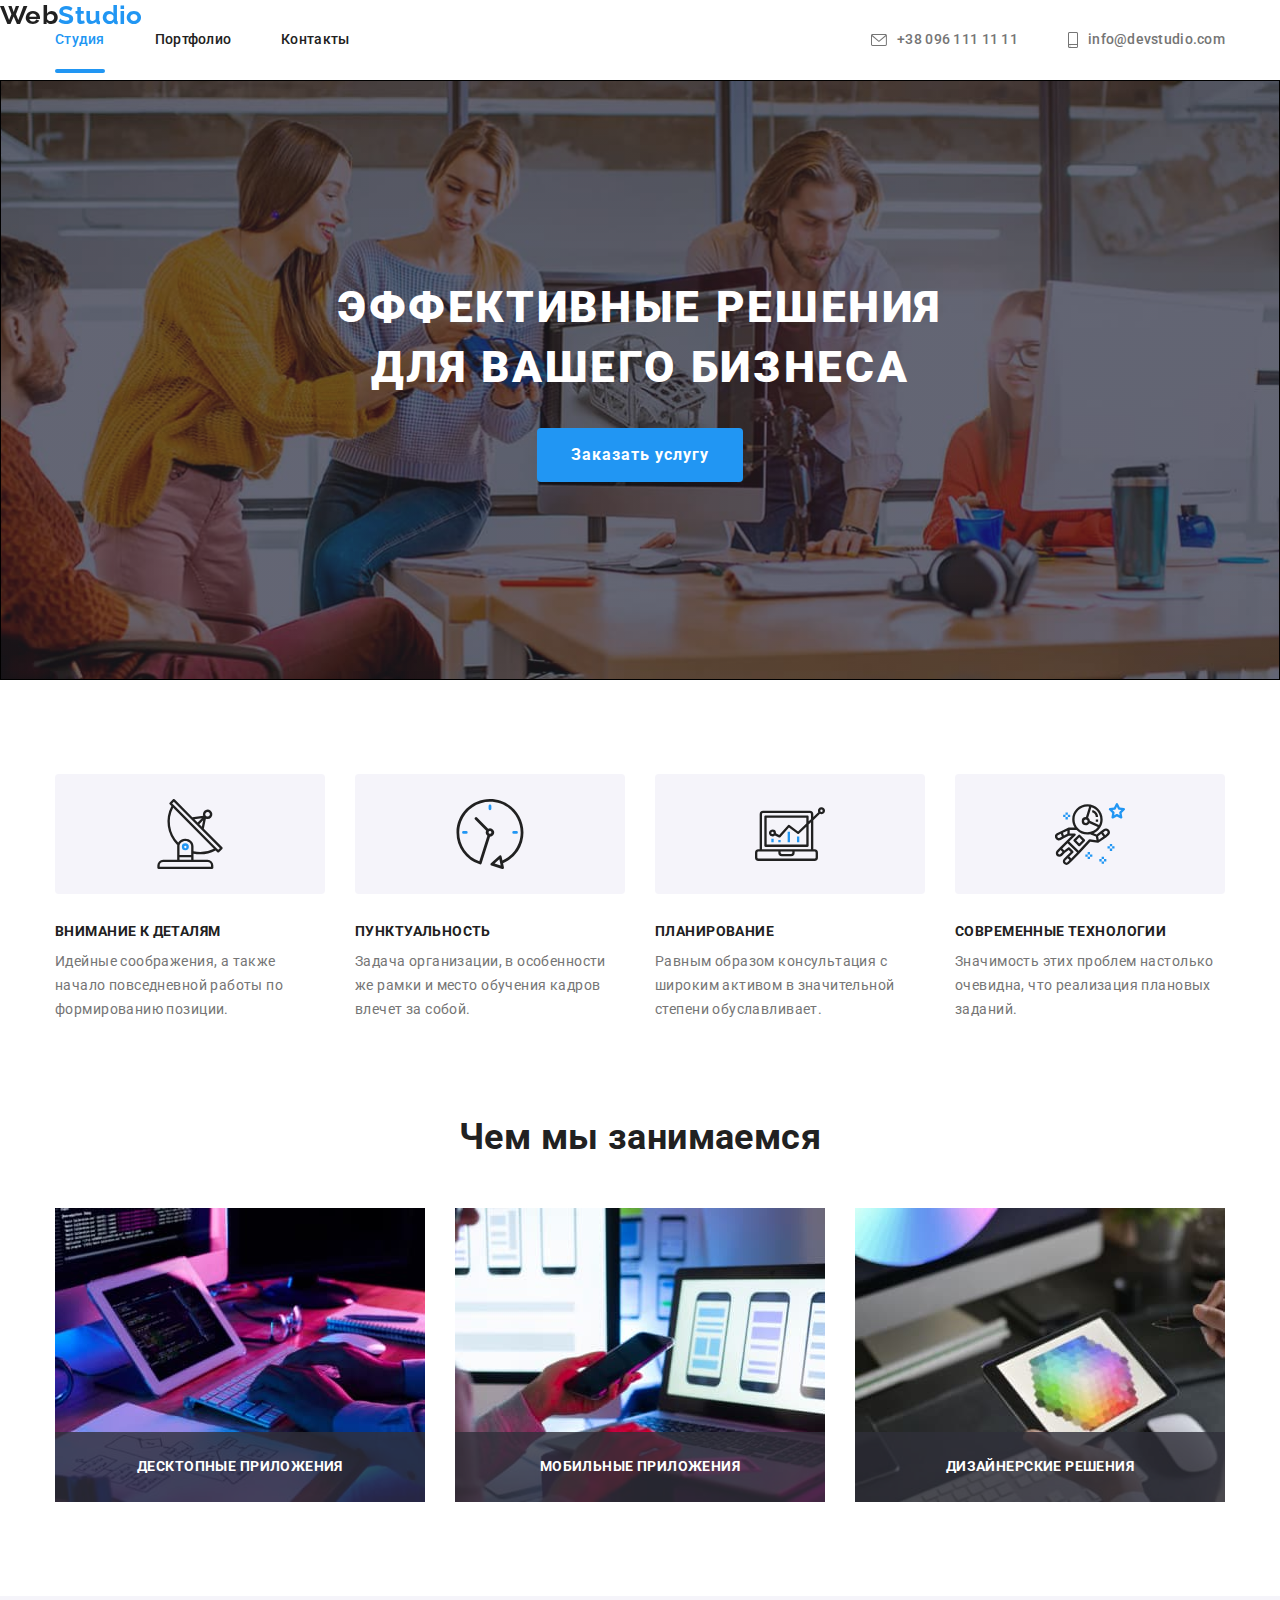
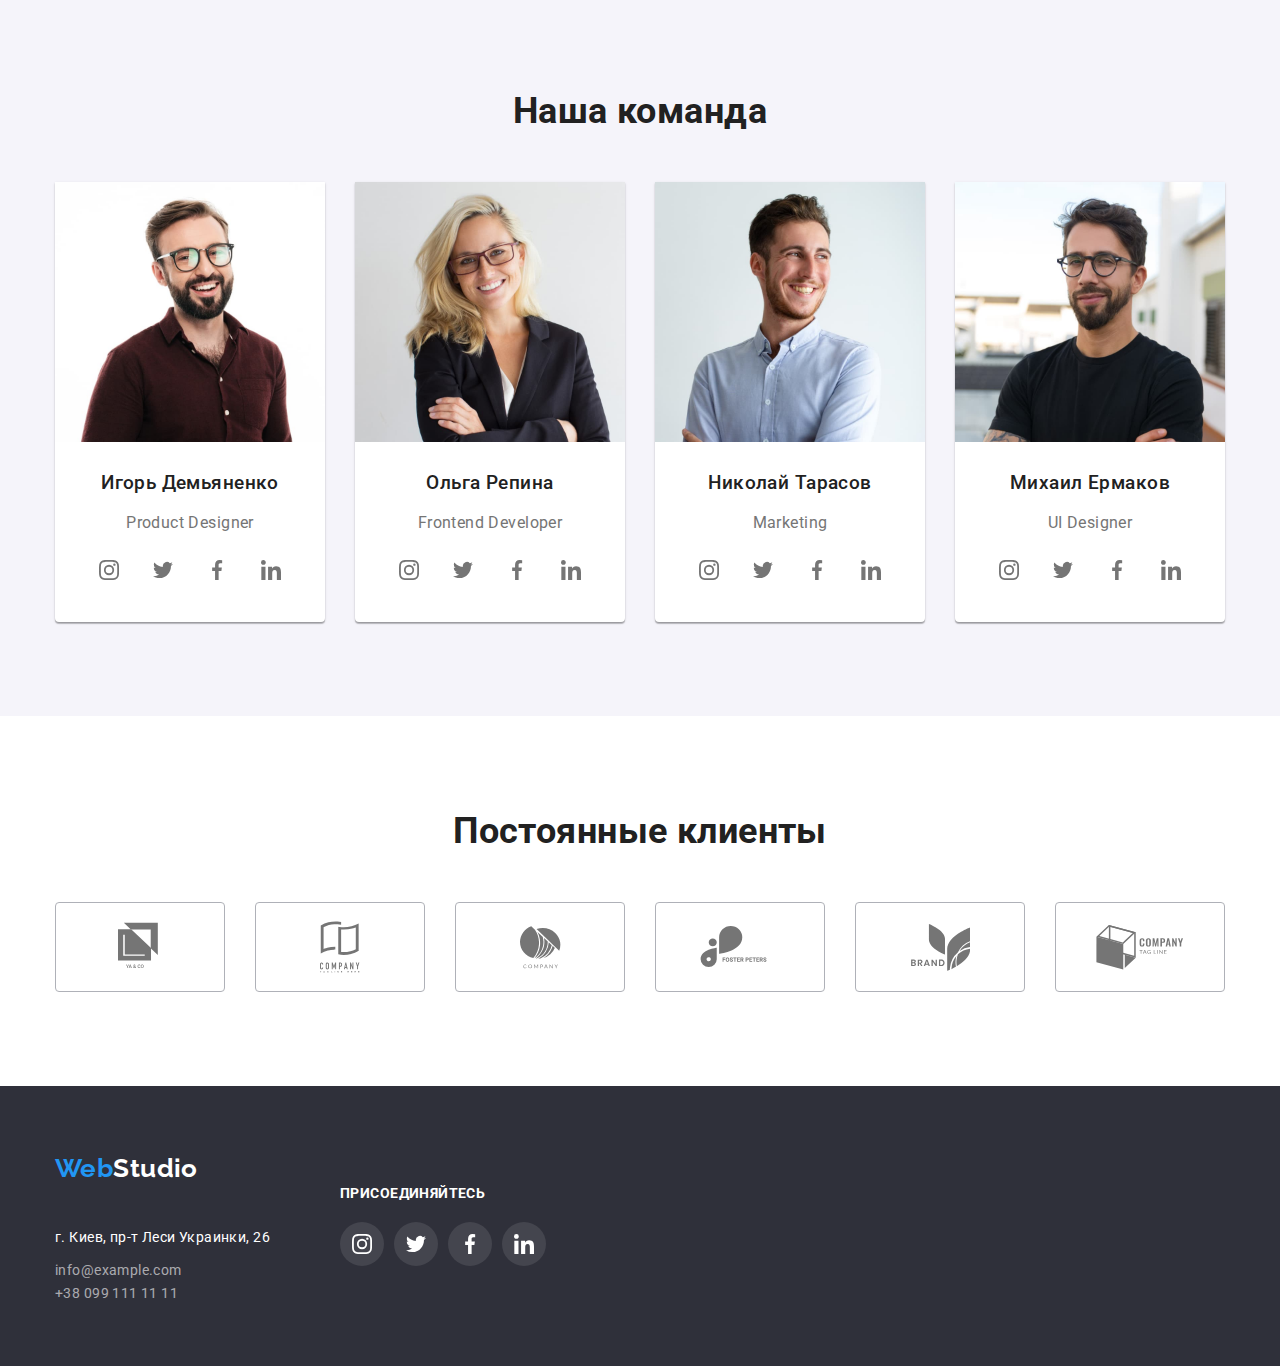
<file: index.html>
<!DOCTYPE html>
<html lang="ru">
  <head>
    <meta charset="UTF-8" />
    <meta name="viewport" content="width=device-width, initial-scale=1.0" />
    <title>web studio</title>
    <link
      href="https://fonts.googleapis.com/css2?family=Raleway:wght@700&family=Roboto:wght@400;500;700;900&display=swap"
      rel="stylesheet"
    />
    <link rel="stylesheet" href="./css/normalize.css" />
    <link rel="stylesheet" href="./css/styles.css" />
  </head>

  <body>
    <header class="header">
      <div class="conteiner header-flex">
        <nav class="page-nav flex">
          <a class="header logo link" href="./"
            >Web<span class="accent">Studio</span>
          </a>
          <ul class="nav-list flex list">
            <li class="item current">
              <a class="link current" href="./index.html">Студия</a>
            </li>
            <li class="item">
              <a class="link" href="./portfolio.html">Портфолио</a>
            </li>
            <li class="item"><a class="link" href="">Контакты</a></li>
          </ul>
        </nav>
        <ul class="header-contact list">
          <li class="item">
            <a class="header-contact link" href="tel:+380961111111">
              <svg class="icon-envelope">
                <use href="./img/sprite.svg#icon-envelope"></use>
              </svg>
              +38 096 111 11 11</a
            >
          </li>
          <li class="item">
            <a class="header-contact link" href="mailto:info@devstudio.com">
              <svg class="icon-smartphone">
                <use href="./img/sprite.svg#icon-smartphone"></use>
              </svg>
              info@devstudio.com</a
            >
          </li>
        </ul>
      </div>
    </header>
    <main>
      <!--Герой-->
      <section class="hero">
        <h1 class="hero-title">Эффективные решения для вашего бизнеса</h1>
        <button class="primary button link" data-open-modal href="">
          Заказать услугу
        </button>
      </section>

      <!--Преимущества-->
      <section class="section advantages">
        <div class="conteiner">
          <h2 class="advantages-title hiden">Преимущества</h2>
          <ul class="list flex">
            <li class="advantages-item antena">
              <h3 class="title">Внимание к деталям</h3>
              <p>
                Идейные соображения, а также начало повседневной работы по
                формированию позиции.
              </p>
            </li>
            <li class="advantages-item clock">
              <h3 class="title">Пунктуальность</h3>
              <p>
                Задача организации, в особенности же рамки и место обучения
                кадров влечет за собой.
              </p>
            </li>
            <li class="advantages-item vector">
              <h3 class="title">Планирование</h3>
              <p>
                Равным образом консультация с широким активом в значительной
                степени обуславливает.
              </p>
            </li>
            <li class="advantages-item astronaut">
              <h3 class="title">Современные технологии</h3>
              <p>
                Значимость этих проблем настолько очевидна, что реализация
                плановых заданий.
              </p>
            </li>
          </ul>
        </div>
      </section>

      <!-- Чем мы занимаемся-->
      <section class="section work">
        <div class="conteiner">
          <h2 class="title">Чем мы занимаемся</h2>
          <ul class="list flex">
            <li class="item">
              <div class="relative">
                <h3 class="title">Десктопные приложения</h3>
                <img
                  class="work-image"
                  src="./img/img.jpg"
                  alt="картинка"
                  width="370"
                />
              </div>
            </li>
            <li class="item">
              <div class="relative">
                <h3 class="title">Мобильные приложения</h3>
                <img
                  class="work-image"
                  src="./img/img-1.jpg"
                  alt="картинка"
                  width="370"
                />
              </div>
            </li>
            <li class="item">
              <div class="relative">
                <h3 class="title">Дизайнерские решения</h3>
                <img
                  class="work-image"
                  src="./img/img-2.jpg"
                  alt="картинка"
                  width="370"
                />
              </div>
            </li>
          </ul>
        </div>
      </section>

      <!--Наша команда-->
      <!-- Сотрудник 1 -->
      <section class="section staff">
        <div class="staff-content conteiner">
          <h2 class="title">Наша команда</h2>
          <ul class="list flex">
            <li class="item">
              <img class="photo" src="./img/img-3.jpg" alt="фото" width="270" />
              <div class="staff-text centered">
                <h3 class="staff-name">Игорь Демьяненко</h3>
                <p class="staff-profecion">Product Designer</p>
                <!-- Блок иконок на соц сети -->
                <ul class="staff-social list flex">
                  <li class="social-item">
                    <a class="link" href="" aria-label="Instagram">
                      <svg class="icon instagram">
                        <use href="./img/sprite.svg#icon-instagram"></use>
                      </svg>
                    </a>
                  </li>
                  <li class="social-item">
                    <a class="link" href="" aria-label="Twitter"
                      ><svg class="icon twitter">
                        <use href="./img/sprite.svg#icon-twitter"></use>
                      </svg>
                    </a>
                  </li>
                  <li class="social-item">
                    <a class="link" href="" aria-label="Facebook">
                      <svg class="icon facebook">
                        <use href="./img/sprite.svg#icon-facebook"></use>
                      </svg>
                    </a>
                  </li>
                  <li class="social-item">
                    <a class="link" href="" aria-label="Linkedin"
                      ><svg class="icon linkedin">
                        <use href="./img/sprite.svg#icon-linkedin"></use>
                      </svg>
                    </a>
                  </li>
                </ul>
              </div>
            </li>

            <!-- Сотрудник 2 -->
            <li class="item">
              <img class="photo" src="./img/img-4.jpg" alt="фото" width="270" />
              <div class="staff-text centered">
                <h3 class="staff-name">Ольга Репина</h3>
                <p class="staff-profecion">Frontend Developer</p>

                <!-- Блок иконок на соц сети -->

                <ul class="staff-social list flex">
                  <li class="social-item">
                    <a class="link" href="" aria-label="Instagram">
                      <svg class="icon instagram">
                        <use href="./img/sprite.svg#icon-instagram"></use>
                      </svg>
                    </a>
                  </li>
                  <li class="social-item">
                    <a class="link" href="" aria-label="Twitter"
                      ><svg class="icon twitter">
                        <use href="./img/sprite.svg#icon-twitter"></use>
                      </svg>
                    </a>
                  </li>
                  <li class="social-item">
                    <a class="link" href="" aria-label="Facebook">
                      <svg class="icon facebook">
                        <use href="./img/sprite.svg#icon-facebook"></use>
                      </svg>
                    </a>
                  </li>
                  <li class="social-item">
                    <a class="link" href="" aria-label="Linkedin"
                      ><svg class="icon linkedin">
                        <use href="./img/sprite.svg#icon-linkedin"></use>
                      </svg>
                    </a>
                  </li>
                </ul>
              </div>
            </li>

            <!-- Сотрудник 3 -->

            <li class="item">
              <img class="photo" src="./img/img-5.jpg" alt="фото" width="270" />
              <div class="staff-text centered">
                <h3 class="staff-name">Николай Тарасов</h3>
                <p class="staff-profecion">Marketing</p>
                <!-- Блок иконок на соц сети -->

                <ul class="staff-social list flex">
                  <li class="social-item">
                    <a class="link" href="" aria-label="Instagram">
                      <svg class="icon instagram">
                        <use href="./img/sprite.svg#icon-instagram"></use>
                      </svg>
                    </a>
                  </li>
                  <li class="social-item">
                    <a class="link" href="" aria-label="Twitter"
                      ><svg class="icon twitter">
                        <use href="./img/sprite.svg#icon-twitter"></use>
                      </svg>
                    </a>
                  </li>
                  <li class="social-item">
                    <a class="link" href="" aria-label="Facebook">
                      <svg class="icon facebook">
                        <use href="./img/sprite.svg#icon-facebook"></use>
                      </svg>
                    </a>
                  </li>
                  <li class="social-item">
                    <a class="link" href="" aria-label="Linkedin"
                      ><svg class="icon linkedin">
                        <use href="./img/sprite.svg#icon-linkedin"></use>
                      </svg>
                    </a>
                  </li>
                </ul>
              </div>
            </li>

            <li class="item">
              <img class="photo" src="./img/img-6.jpg" alt="фото" width="270" />
              <div class="staff-text centered">
                <h3 class="staff-name">Михаил Ермаков</h3>
                <p class="staff-profecion">UI Designer</p>
                <!-- Блок иконок на соц сети -->

                <ul class="staff-social list flex">
                  <li class="social-item">
                    <a class="link" href="" aria-label="Instagram">
                      <svg class="icon instagram">
                        <use href="./img/sprite.svg#icon-instagram"></use>
                      </svg>
                    </a>
                  </li>
                  <li class="social-item">
                    <a class="link" href="" aria-label="Twitter"
                      ><svg class="icon twitter">
                        <use href="./img/sprite.svg#icon-twitter"></use>
                      </svg>
                    </a>
                  </li>
                  <li class="social-item">
                    <a class="link" href="" aria-label="Facebook">
                      <svg class="icon facebook">
                        <use href="./img/sprite.svg#icon-facebook"></use>
                      </svg>
                    </a>
                  </li>
                  <li class="social-item">
                    <a class="link" href="" aria-label="Linkedin"
                      ><svg class="icon linkedin">
                        <use href="./img/sprite.svg#icon-linkedin"></use>
                      </svg>
                    </a>
                  </li>
                </ul>
              </div>
            </li>
          </ul>
        </div>
      </section>

      <!-- Наши клиенты -->
      <section class="section clients">
        <div class="conteiner">
          <h2 class="title">Постоянные клиенты</h2>
          <ul class="flex list">
            <li class="item">
              <a class="clients-link" href=""
                ><svg class="icon logo-1">
                  <use href="./img/sprite.svg#icon-logo-1"></use>
                </svg>
              </a>
            </li>
            <li class="item">
              <a class="clients-link" href=""
                ><svg class="icon logo-2">
                  <use href="./img/sprite.svg#icon-logo-2"></use>
                </svg>
              </a>
            </li>
            <li class="item">
              <a class="clients-link" href=""
                ><svg class="icon logo-3">
                  <use href="./img/sprite.svg#icon-logo-3"></use>
                </svg>
              </a>
            </li>
            <li class="item">
              <a class="clients-link" href=""
                ><svg class="icon logo-4">
                  <use href="./img/sprite.svg#icon-logo-4"></use>
                </svg>
              </a>
            </li>
            <li class="item">
              <a class="clients-link" href=""
                ><svg class="icon logo-5">
                  <use href="./img/sprite.svg#icon-logo-5"></use>
                </svg>
              </a>
            </li>
            <li class="item">
              <a class="clients-link" href=""
                ><svg class="icon logo-6">
                  <use href="./img/sprite.svg#icon-logo-6"></use>
                </svg>
              </a>
            </li>
          </ul>
        </div>
      </section>
    </main>
    <footer>
      <div class="footer-content conteiner">
        <address>
          <a class="footer-logo link" href="./"
            >Web<span class="accent">Studio</span>
          </a>
          <p class="post-address">г. Киев, пр-т Леси Украинки, 26</p>
          <ul class="footer-contact list">
            <li class="item">
              <a class="footer-contact link" href="mailto:info@devstudio.com"
                >info@example.com</a
              >
            </li>
            <li class="item">
              <a class="footer-contact link" href="tel:+380961111111"
                >+38 099 111 11 11</a
              >
            </li>
          </ul>
        </address>
        <div class="join">
          <b class="join-text">присоединяйтесь</b>
          <ul class="footer-social list flex">
            <li class="join-item">
              <a
                class="footer-social instagram link"
                href=""
                aria-label="Instagram"
              >
              </a>
            </li>
            <li class="join-item">
              <a
                class="footer-social twitter link"
                href=""
                aria-label="Twitter"
              >
              </a>
            </li>
            <li class="join-item">
              <a
                class="footer-social facebook link"
                href=""
                aria-label="Facebook"
              >
              </a>
            </li>
            <li class="join-item">
              <a
                class="footer-social linkedin link"
                href=""
                aria-label="Linkedin"
              >
              </a>
            </li>
          </ul>
        </div>
      </div>
    </footer>

    <div class="backdrop is-hidden" data-backdrop>
      <div class="modal">
        <button class="close" data-close-modal></button>
      </div>
    </div>

    <script>
      const refs = {
        openModalBtn: document.querySelector('[data-open-modal]'),
        closeModalBtn: document.querySelector('[data-close-modal]'),
        backdrop: document.querySelector('[data-backdrop]'),
      };

      refs.openModalBtn.addEventListener('click', toggleModal);
      refs.closeModalBtn.addEventListener('click', toggleModal);

      refs.backdrop.addEventListener('click', logBackdropClick);

      function toggleModal() {
        refs.backdrop.classList.toggle('is-hidden');
      }

      function logBackdropClick() {
        console.log('Это клик в бекдроп');
      }
    </script>
  </body>
</html>
</file>
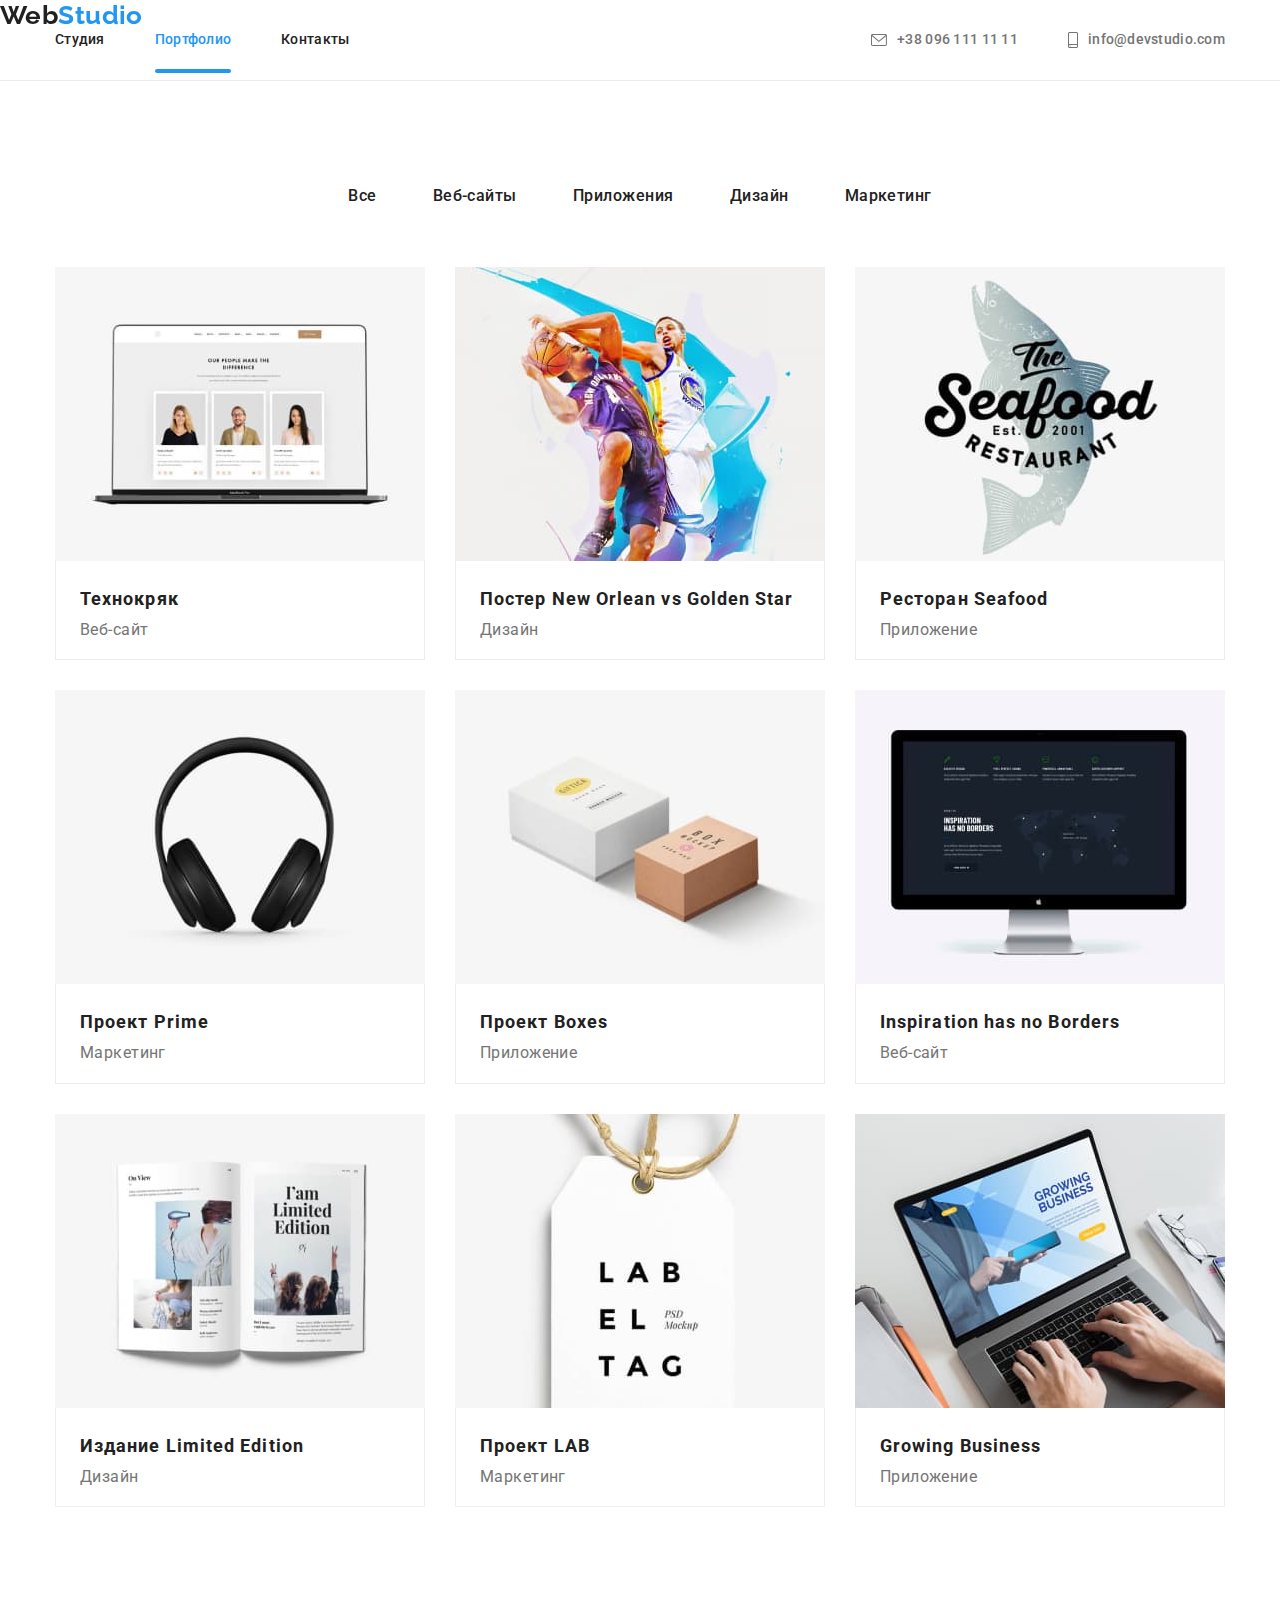
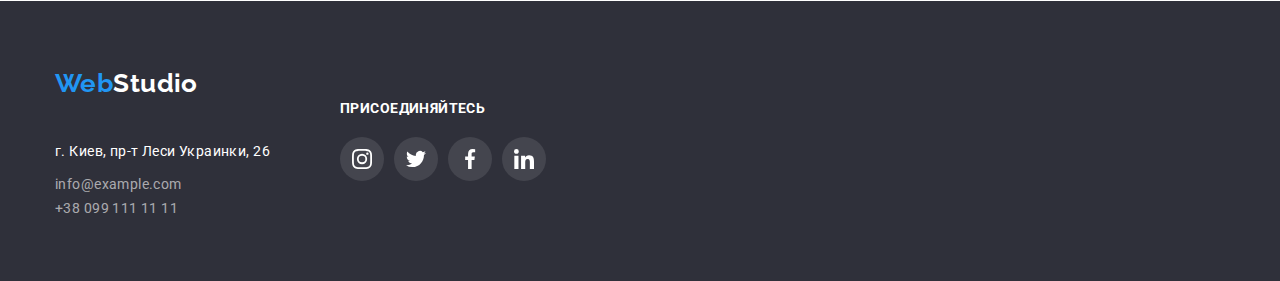
<file: portfolio.html>
<!DOCTYPE html>
<html lang="ru">
  <head>
    <meta charset="UTF-8" />
    <meta name="viewport" content="width=device-width, initial-scale=1.0" />
    <title>web studio</title>
    <link
      href="https://fonts.googleapis.com/css2?family=Raleway:wght@700&family=Roboto:wght@400;500;700;900&display=swap"
      rel="stylesheet"
    />
    <link rel="stylesheet" href="./css/normalize.css" />
    <link rel="stylesheet" href="./css/styles.css" />
  </head>

  <body>
    <header class="header">
      <div class="conteiner header-flex">
        <nav class="page-nav flex">
          <a class="header logo link" href="./"
            >Web<span class="accent">Studio</span>
          </a>
          <ul class="nav-list flex list">
            <li class="item">
              <a class="link" href="./index.html">Студия</a>
            </li>
            <li class="item current">
              <a class="link current" href="./portfolio.html">Портфолио</a>
            </li>
            <li class="item"><a class="link" href="">Контакты</a></li>
          </ul>
        </nav>
        <ul class="header-contact list">
          <li class="item">
            <a class="header-contact link" href="tel:+380961111111">
              <svg class="icon-envelope">
                <use href="./img/sprite.svg#icon-envelope"></use>
              </svg>
              +38 096 111 11 11</a
            >
          </li>
          <li class="item">
            <a class="header-contact link" href="mailto:info@devstudio.com">
              <svg class="icon-smartphone">
                <use href="./img/sprite.svg#icon-smartphone"></use>
              </svg>
              info@devstudio.com</a
            >
          </li>
        </ul>
      </div>
    </header>
    <main>
      <section class="section portfolio">
        <h1 class="hiden">Портфолио</h1>
        <!-- selector -->
        <div class="conteiner">
          <ul class="selector list flex">
            <li class="item">
              <button class="secondary button">Все</button>
            </li>
            <li class="item">
              <button class="secondary button">Веб-сайты</button>
            </li>
            <li class="item">
              <button class="secondary button">Приложения</button>
            </li>
            <li class="item">
              <button class="secondary button">Дизайн</button>
            </li>
            <li class="item">
              <button class="secondary button">Маркетинг</button>
            </li>
          </ul>
        </div>

        <!-- works -->
        <section>
          <div class="conteiner">
            <ul class="galery list flex">
              <li class="item">
                <a class="link" href=""
                  ><div class="relative">
                    <p class="hover-text">
                      Технокряк это современная площадка распространения
                      коронавируса. Компании используют эту платформу для
                      цифрового шпионажа и атак на защищённые сервера
                      конкурентов.
                    </p>
                    <img src="./img/img-7.jpg" alt="ноутбук" width="370" />
                  </div>
                  <div class="text-content">
                    <h2 class="gallery-title">Технокряк</h2>
                    <p class="text">Веб-сайт</p>
                  </div>
                </a>
              </li>

              <li class="item">
                <a class="link" href=""
                  ><img
                    src="./img/img-8.jpg"
                    alt="постер с изображением двух баскетболистов"
                    width="370"
                  />
                  <div class="text-content">
                    <h2 class="gallery-title">
                      Постер New Orlean vs Golden Star
                    </h2>
                    <p class="text">Дизайн</p>
                  </div>
                </a>
              </li>

              <li class="item">
                <a class="link" href=""
                  ><img
                    src="./img/img-9.jpg"
                    alt="логотип рыбного ресторана"
                    width="370"
                  />
                  <div class="text-content">
                    <h2 class="gallery-title">Ресторан Seafood</h2>
                    <p class="text">Приложение</p>
                  </div>
                </a>
              </li>

              <li class="item">
                <a class="link" href=""
                  ><img
                    src="./img/img-10.jpg"
                    alt="фото наушников"
                    width="370"
                  />
                  <div class="text-content">
                    <h2 class="gallery-title">Проект Prime</h2>
                    <p class="text">Маркетинг</p>
                  </div>
                </a>
              </li>

              <li class="item">
                <a class="link" href=""
                  ><img src="./img/img-11.jpg" alt="две коробки" width="370" />
                  <div class="text-content">
                    <h2 class="gallery-title">Проект Boxes</h2>
                    <p class="text">Приложение</p>
                  </div>
                </a>
              </li>

              <li class="item">
                <a class="link" href=""
                  ><img src="./img/img-12.jpg" alt="монитор" width="370" />
                  <div class="text-content">
                    <h2 class="gallery-title">Inspiration has no Borders</h2>
                    <p class="text">Веб-сайт</p>
                  </div>
                </a>
              </li>

              <li class="item">
                <a class="link" href=""
                  ><img src="./img/img-13.jpg" alt="журнал" width="370" />
                  <div class="text-content">
                    <h2 class="gallery-title">Издание Limited Edition</h2>
                    <p class="text">Дизайн</p>
                  </div>
                </a>
              </li>

              <li class="item">
                <a class="link" href=""
                  ><img src="./img/img-14.jpg" alt="лейбл" width="370" />
                  <div class="text-content">
                    <h2 class="gallery-title">Проект LAB</h2>
                    <p class="text">Маркетинг</p>
                  </div>
                </a>
              </li>

              <li class="item">
                <a class="link" href=""
                  ><img src="./img/img-15.jpg" alt="ноутбук" width="370" />
                  <div class="text-content">
                    <h2 class="gallery-title">Growing Business</h2>
                    <p class="text">Приложение</p>
                  </div>
                </a>
              </li>
            </ul>
          </div>
        </section>
      </section>
    </main>

    <footer>
      <div class="footer-content conteiner">
        <address>
          <a class="footer-logo link" href="./"
            >Web<span class="accent">Studio</span>
          </a>
          <p class="post-address">г. Киев, пр-т Леси Украинки, 26</p>
          <ul class="footer-contact list">
            <li class="item">
              <a class="footer-contact link" href="mailto:info@devstudio.com"
                >info@example.com</a
              >
            </li>
            <li class="item">
              <a class="footer-contact link" href="tel:+380961111111"
                >+38 099 111 11 11</a
              >
            </li>
          </ul>
        </address>
        <div class="join">
          <b class="join-text">присоединяйтесь</b>
          <ul class="footer-social list flex">
            <li class="join-item">
              <a
                class="footer-social instagram link"
                href=""
                aria-label="Instagram"
              >
              </a>
            </li>
            <li class="join-item">
              <a
                class="footer-social twitter link"
                href=""
                aria-label="Twitter"
              >
              </a>
            </li>
            <li class="join-item">
              <a
                class="footer-social facebook link"
                href=""
                aria-label="Facebook"
              >
              </a>
            </li>
            <li class="join-item">
              <a
                class="footer-social linkedin link"
                href=""
                aria-label="Linkedin"
              >
              </a>
            </li>
          </ul>
        </div>
      </div>
    </footer>
  </body>
</html>
</file>
<file: css/styles.css>
/* primary text color #757575;*/
/* title text color #212121*/
/* accent text color #2196F3 */
/* white twxt color */

/* primary  bg color  #E5E5E5;*/
/* secondary bg color #f5f4fa;*/
/* accent  bg color #2F303A;*/
/* color bg white #FFFFFF;*/

:root {
  --primary-text-color: #757575;
  --title-text-color: #212121;
  --accent-text-color: #2196f3;
  --white-text-color: #ffffff;
  --primary-font-size: 14px;
  /* --primary-font-weight:  */

  --primary-bg-color: #e5e5e5;
  --secondary-bg-color: #f5f4fa;
  --accent-bg-color: #2f303a;
  --color-bg-white: #ffffff;

  --primary-text-color-button: #212121;
  --primary-bgc-button: #f5f4fa;
  --secondary-text-color-button: #ffffff;
  --secondary-bgc-button: #2196f3;
}

/* general styles */

body {
  color: var(--primary-text-color);
  background-color: (var(--primary-bg-color));
  font-family: Roboto, sans-serif;
  letter-spacing: 0.03em;
  font-size: var(--primary-font-size);
}

img {
  display: block;
  max-width: 100%;
  height: auto;
}
.conteiner {
  width: 1200px;
  margin-left: auto;
  margin-right: auto;
  padding-left: 15px;
  padding-right: 15px;
}
.section {
  padding-top: 94px;
  padding-bottom: 94px;
}

.flex {
  display: flex;
}

/* временно скрывает заголовок */
.hiden {
  display: none;
}
.relative {
  position: relative;
}
.link {
  text-decoration: none;
  color: var(--primary-text-color);
}

.list {
  list-style: none;
  padding: 0;
  margin: 0;
}
.logo {
  color: var(--title-text-color);
  font-family: Raleway, sans-serif;
  font-weight: 700;
  font-size: 26px;
  line-height: 1.2;
}

.title {
  margin-top: 0;
  margin-bottom: 50px;

  font-weight: 700;
  font-size: 36px;
  line-height: 1.17;
  text-align: center;
  color: var(--title-text-color);
}
/* стили кнопок */
.button {
  font-family: inherit;
  display: inline-block;
  min-width: 200px;
  padding: 10px 32px;
  border-radius: 4px;
  letter-spacing: 0.03em;
  border-color: transparent;
}

.primary.button {
  color: var(--secondary-text-color-button);
  background-color: var(--secondary-bgc-button);
  font-weight: 700;
  font-size: 16px;
  line-height: 1.87;
  text-align: center;
  letter-spacing: 0.06em;
}
.secondary.button {
  min-width: 73px;
  padding: 6px 22px;

  border-color: transparent;

  color: var(--primary-text-color-button);
  background-color: var(--prymary-bgc-button);
  font-weight: 500;
  font-size: 16px;
  line-height: 1.62;
  text-align: center;
}

.secondary.button:hover,
.secondary.button:focus {
  color: var(--secondary-text-color-button);
  background-color: var(--secondary-bgc-button);
}

/* index.html */

/* header */
/* header fixed по репете */
body {
  padding-top: 80px;
}
.header {
  position: fixed;
  width: 100%;
  top: 0;
  left: 0;
  z-index: 1;
  /* min-height: 80px; */

  background-color: #fff;
}

.header-flex {
  display: flex;
}

.header .logo {
  margin-right: 93px;
}

.header .accent {
  color: var(--accent-text-color);
}

.page-nav {
  align-items: center;
}

.nav-list > .item:not(:last-child) {
  margin-right: 50px;
}

.nav-list .link {
  display: block;
  padding-top: 32px;
  padding-bottom: 32px;

  color: var(--title-text-color);
  font-weight: 500;
  line-height: 1.14px;
  letter-spacing: 0.02em;
}
.nav-list .link:hover,
.nav-list .link:focus {
  color: var(--accent-text-color);
}

/* подсвтить текущую страницу */

.nav-list .item.current {
  position: relative;
}

.nav-list .item.current::after {
  position: absolute;
  bottom: 0;

  content: '';
  width: 100%;
  height: 4px;
  background-color: var(--accent-text-color);
  border-radius: 2px;

  display: inline-block;
}

.nav-list .link.current {
  color: var(--accent-text-color);
}

.header-contact.list {
  display: flex;
  margin-left: auto;
  align-items: center;
}

.header-contact .item:not(:last-child) {
  margin-right: 50px;
}

.header-contact.link {
  display: flex;
  padding-top: 32px;
  padding-bottom: 32px;
  align-items: center;

  color: var(--primary-text-color);
  font-weight: 500;
  line-height: 1.14;
  letter-spacing: 0.02em;
}

.header-contact.link:hover,
.header-contact.link:focus {
  color: var(--accent-text-color);
}
.icon-envelope {
  width: 16px;
  height: 12px;

  margin-right: 10px;
  fill: var(--primary-text-color);
}

.icon-smartphone {
  width: 10px;
  height: 16px;

  margin-right: 10px;

  fill: var(--primary-text-color);
}
.header-contact.link:hover .icon-smartphone,
.header-contact.link:hover .icon-envelope {
  fill: var(--accent-text-color);
}

/* Hero */
.hero {
  display: flex;
  flex-direction: column;
  justify-content: center;
  align-items: center;

  margin-left: auto;
  margin-right: auto;
  max-width: 1600px;
  height: 600px;
  border: 1px solid #000000;

  background-color: var(--accent-bg-color);
  background-image: linear-gradient(
      to right,
      rgba(47, 48, 58, 0.4),
      rgba(47, 48, 58, 0.4)
    ),
    url(../img/background-image.jpg);
  background-repeat: no-repeat;
  background-size: cover;
  background-position: center;
}

.hero-title {
  margin: auto;
  margin-top: 0;
  margin-bottom: 30px;
  max-width: 696px;

  color: var(--white-text-color);
  font-weight: 900;
  font-size: 44px;
  line-height: 1.36;
  text-align: center;
  letter-spacing: 0.06em;
  text-transform: uppercase;
}

/* Преимущества */
.section.advantages {
  padding-bottom: 0;
}

.advantages-item {
  width: calc((100% - 90px) / 4);
}

/* всем елементам флексбокса кроме последнего задает марджин  */
.advantages-item:not(:last-child) {
  margin-right: 30px;
}

/* псевдоэлементы для иконок в разделе Преимущества */

.advantages-item::before {
  content: '';
  margin-bottom: 30px;
  height: 120px;

  display: block;

  background: #f5f4fa;
  background-repeat: no-repeat;
  background-position: center;
  border-radius: 4px;
}

.antena::before {
  background-image: url(../img/antenna.svg);
}

.clock::before {
  background-image: url(../img/clock.svg);
}

.vector::before {
  background-image: url(../img/vector.svg);
}

.astronaut::before {
  background-image: url(../img/astronaut.svg);
}
/* стили заголовка елемента бокса */
.advantages-item > .title {
  margin-top: 0;
  margin-bottom: 10px;

  color: var(--title-text-color);
  font-weight: 700;
  font-size: 14px;
  line-height: 1.14;
  text-transform: uppercase;
}
.advantages-item .title {
  text-align: left;
}
.advantages-item > p {
  margin-top: 0;
  margin-bottom: 0;

  color: var(--primary-text-color);
  line-height: 1.71;
}

/* Чем мы занимаемся*/

.work .list {
  flex-wrap: wrap;
}

.work .item:not(:last-child) {
  margin-right: 30px;
  width: calc((100% - 60px) / 3);
}

.work .relative::before {
  position: absolute;
  bottom: 0;

  display: inline-block;

  content: '';
  width: 100%;
  height: 70px;
  background-color: rgba(47, 48, 58, 0.8);
}
.item .title {
  position: absolute;

  bottom: 0;
  left: 50%;
  transform: translateX(-50%);
  width: 100%;

  margin-bottom: 0;
  padding-top: 27px;
  padding-bottom: 27px;

  font-size: 14px;
  text-transform: uppercase;
  line-height: 1.14;
  color: var(--white-text-color);
}

/* staff */
.staff {
  background-color: #f5f4fa;
  font-size: 16px;
  line-height: 1.19;
}

.staff .list {
  flex-wrap: wrap;
}

.staff .item {
  background-color: var(--color-bg-white);

  border-radius: 0px 0px 4px 4px;
  overflow: hidden;
  box-shadow: 0px 1px 3px rgba(0, 0, 0, 0.12), 0px 1px 1px rgba(0, 0, 0, 0.14),
    0px 2px 1px rgba(0, 0, 0, 0.2);
}

.staff .item:not(:last-child) {
  margin-right: 30px;
  width: calc((100% - 90px) / 4);
}
.staff-text {
  padding-top: 30px;
  padding-bottom: 30px;
}

.centered {
  text-align: center;
}

.staff-name {
  margin-top: 0;
  color: var(--title-text-color);
  font-weight: 500;
}

.staff-profecion {
  color: var(--primary-text-color);
  margin-bottom: 0;
  margin-top: 0;
}

/* -- Блок иконок на соц сети --*/
.staff-social.list {
  margin-top: 16px;
  justify-content: center;
}
.social-item:not(:last-child) {
  margin-right: 10px;
}
.staff-social .link {
  width: 44px;
  height: 44px;

  display: flex;
  align-items: center;
  justify-content: center;

  border-radius: 50%;
}
.staff-social .link:hover {
  background-color: var(--secondary-bgc-button);
}

.staff-social .link:hover .icon {
  fill: var(--white-text-color);
}
.staff-social .icon {
  width: 20px;
  height: 20px;

  fill: var(--primary-text-color);
}

/* Наши клиенты */

.clients .item {
  box-sizing: border-box;
}

.clients .item:not(:last-child) {
  margin-right: 30px;
}

.clients-link {
  display: flex;
  justify-content: center;
  align-items: center;
  width: 170px;
  height: 90px;

  border: 1px solid #afb1b8;
  border-radius: 4px;
}

.clients .icon {
  fill: var(--primary-text-color);
}
.clients-link:hover,
.clients-link:focus {
  border: 1px solid #2196f3;
}

.clients-link:hover .icon {
  fill: var(--accent-text-color);
}
.logo-1 {
  width: 44px;
  height: 50px;
}

.logo-2 {
  width: 40px;
  height: 52px;
}

.logo-3 {
  width: 41px;
  height: 43px;
}

.logo-4 {
  width: 80px;
  height: 42px;
}

.logo-5 {
  width: 59px;
  height: 47px;
}

.logo-6 {
  width: 88px;
  height: 45px;
}
/* Footer */
footer {
  background-color: var(--accent-bg-color);
  line-height: 1.71;
}

.footer-content {
  padding-top: 60px;
  padding-bottom: 60px;

  display: flex;
  align-items: center;
}

.footer-logo {
  display: block;
  margin-bottom: 35px;

  color: var(--accent-text-color);
  font-family: Raleway;
  font-style: normal;
  font-weight: bold;
  font-size: 26px;
}

footer .accent {
  color: var(--white-text-color);
}

/* Контакты */
.footer-contact .link {
  color: rgba(255, 255, 255, 0.6);
  font-style: normal;
  font-weight: 400;
  line-height: 1.71;
  letter-spacing: 0.03em;
}

.footer-mail,
.footer-tel {
  margin-bottom: 9px;
}

.post-address {
  margin-top: 0;
  margin-bottom: 9px;
  color: var(--white-text-color);
  font-style: normal;
  font-weight: 400;
}

/* Блок Присоединяйтесь */
.join {
  margin-left: 70px;
}
.join-text {
  margin-bottom: 20px;
  display: block;
  font-weight: 700;
  line-height: 1.14;
  text-transform: uppercase;
  color: var(--white-text-color);
}

.join-item {
  width: 44px;
  height: 44px;
  display: block;
}

.join-item:not(:last-child) {
  margin-right: 10px;
}

.footer-social.link {
  display: inline-block;
  width: 100%;
  height: 100%;
  border-radius: 50%;
  background-color: rgba(255, 255, 255, 0.1);
}

.footer-social.link::before {
  content: '';
  display: block;
  width: 44px;
  height: 44px;

  background-repeat: no-repeat;
  background-position: center;
}

.footer-social.instagram::before {
  background-image: url(../img/instagram.svg);
}

.footer-social.twitter::before {
  background-image: url(../img/twitter.svg);
}

.footer-social.facebook::before {
  background-image: url(../img/facebook.svg);
}

.footer-social.linkedin::before {
  background-image: url(../img/linkedin.svg);
}

.footer-social.link:hover {
  background: var(--secondary-bgc-button);
}

/* portfolio.html */
.portfolio {
  border-top: 1px solid #ececec;
}
.selector {
  justify-content: center;
  margin-bottom: 50px;
}

.selector .item:not(:last-child) {
  margin-right: 8px;
}

.galery {
  flex-wrap: wrap;
}
.galery .item {
  width: calc((100% - 60px) / 3);
  margin-bottom: 30px;
}

.galery .item:hover {
  box-shadow: 0px 1px 3px rgba(0, 0, 0, 0.12), 0px 1px 1px rgba(0, 0, 0, 0.14),
    0px 2px 1px rgba(173, 167, 167, 0.2);
}
.galery .item:not(:nth-child(3n)) {
  margin-right: 30px;
}

.galery .item:hover .hover-text {
  opacity: 1;
}
.galery .item:hover .relative::before {
  opacity: 1;
}

/* убирает нижний марджин последним трем элементам*/
.galery .item:nth-last-child(-n + 3) {
  margin-bottom: 0;
}
.gallery-title {
  color: var(--title-text-color);
  margin-top: 0;
  margin-bottom: 4px;

  font-size: 18px;
  line-height: 2;
  letter-spacing: 0.06em;
}

.galery .relative::before {
  position: absolute;

  content: '';
  width: 100%;
  height: 100%;
  background-color: rgba(33, 150, 243, 0.9);

  opacity: 0;
}

.hover-text {
  position: absolute;
  top: 50%;
  left: 50%;
  transform: translate(-50%, -50%);

  margin: 0;
  width: 322px;
  height: 168px;

  font-size: 18px;
  line-height: 1.56;
  color: #ffffff;

  opacity: 0;
}

.galery .text-content {
  padding: 20px 24px;
  font-size: 16px;
  border-right: 1px solid #eeeeee;
  border-bottom: 1px solid #eeeeee;
  border-left: 1px solid #eeeeee;
}
.galery .text {
  margin-top: 0;
  margin-bottom: 0;
}

/* Backdrop */
.backdrop {
  position: fixed;
  top: 0;
  left: 0;

  width: 100%;
  height: 100%;
  padding: 221px;

  background-color: rgba(0, 0, 0, 0.2);
}

.modal {
  position: fixed;
  top: 50%;
  left: 50%;
  transform: translate(-50%, -50%);

  width: 528px;
  height: 581px;
  padding: 8px;

  background: #ffffff;
  box-shadow: 0px 1px 3px rgba(0, 0, 0, 0.12), 0px 1px 1px rgba(0, 0, 0, 0.14),
    0px 2px 1px rgba(0, 0, 0, 0.2);
  border-radius: 4px;
}

.backdrop.is-hidden {
  opacity: 0;
  pointer-events: none;
}
.close {
  position: absolute;
  top: 0;
  right: 0;

  width: 30px;
  height: 30px;
  background: #ffffff;
  background-image: url(../img/close.svg);

  background-position: center;
  border-color: transparent;
}
</file>
